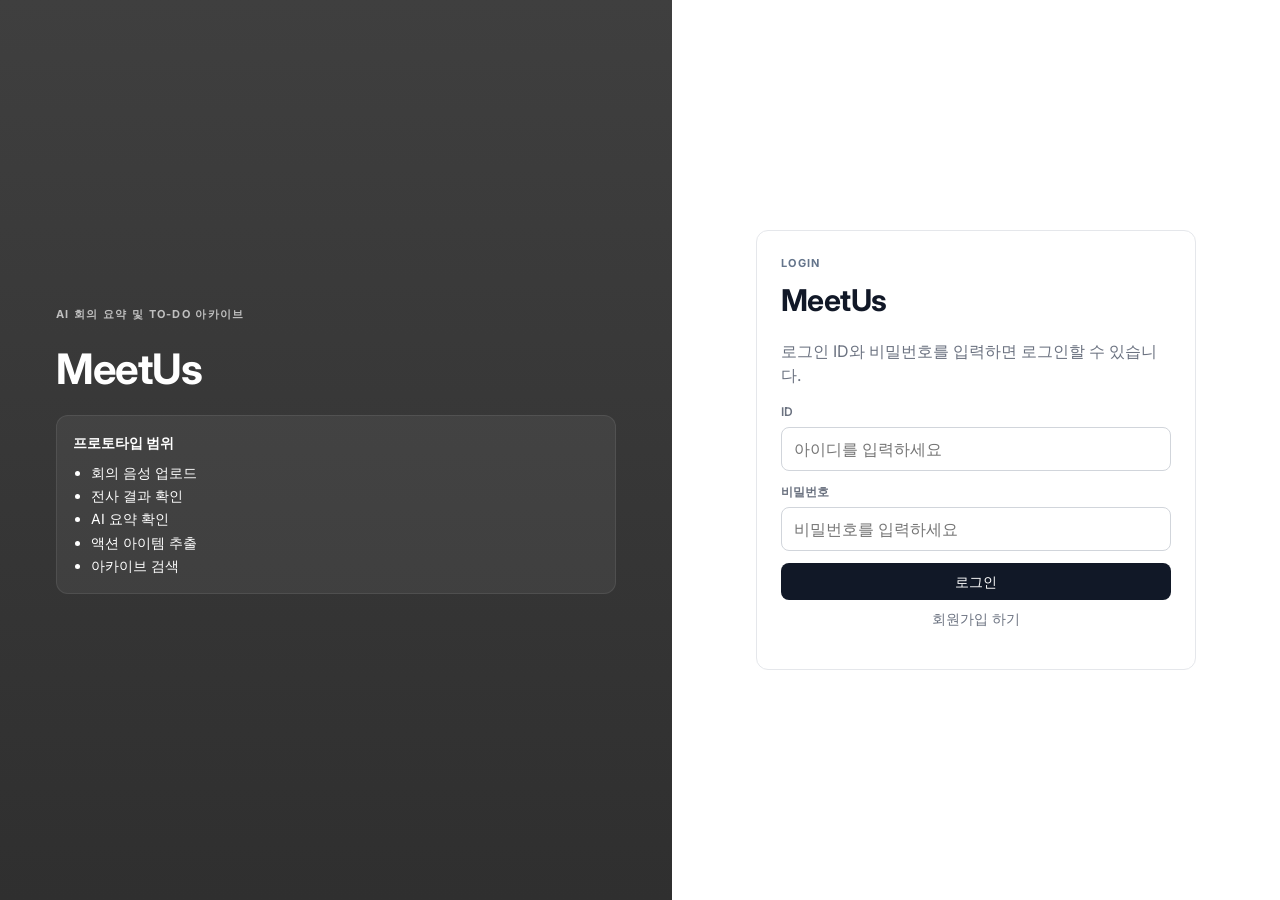
<file: frontend/login.html>
<!doctype html>
<html lang="ko">
  <head>
    <meta charset="UTF-8" />
    <meta name="viewport" content="width=device-width, initial-scale=1.0" />
    <title>MeetUs - 로그인</title>
    <link rel="preconnect" href="https://fonts.googleapis.com" />
    <link rel="preconnect" href="https://fonts.gstatic.com" crossorigin />
    <link href="https://fonts.googleapis.com/css2?family=Inter:wght@400;500;600;700&display=swap" rel="stylesheet" />
    <link rel="stylesheet" href="./assets/styles.css" />
  </head>
  <body>
    <main class="auth-shell">
      <section class="auth-panel">
        <p class="eyebrow" style="color: rgba(255,255,255,0.68);">AI 회의 요약 및 To-Do 아카이브</p>
        <h1>MeetUs</h1>
        <div class="sidebar-card">
          <h3>프로토타입 범위</h3>
          <ul>
            <li>회의 음성 업로드</li>
            <li>전사 결과 확인</li>
            <li>AI 요약 확인</li>
            <li>액션 아이템 추출</li>
            <li>아카이브 검색</li>
          </ul>
        </div>
      </section>

      <section class="auth-card-wrap">
        <div class="auth-card">
          <section id="login-section">
            <p class="eyebrow">Login</p>
            <h2>MeetUs</h2>
            <p class="muted">로그인 ID와 비밀번호를 입력하면 로그인할 수 있습니다.</p>

            <form id="login-form" class="auth-form">
              <div class="field">
                <label for="user-id-input">ID</label>
                <input id="user-id-input" type="text" placeholder="아이디를 입력하세요" required />
              </div>
              <div class="field">
                <label for="password-input">비밀번호</label>
                <input id="password-input" type="password" placeholder="비밀번호를 입력하세요" required />
              </div>
              <button class="btn btn-primary" type="submit">로그인</button>
            </form>
            <button id="go-signup-btn" class="auth-switch-link" type="button">회원가입 하기</button>

            <p id="login-error" class="muted" style="margin-top: 12px;"></p>
          </section>

          <section id="signup-section" class="hidden">
            <p class="eyebrow">Sign Up</p>
            <h2>MeetUs</h2>

            <form id="signup-form" class="auth-form">
              <div class="field">
                <label for="signup-user-id-input">유저 ID</label>
                <input id="signup-user-id-input" type="text" placeholder="예: usr_010" required />
              </div>
              <div class="field">
                <label for="signup-name-input">이름</label>
                <input id="signup-name-input" type="text" placeholder="이름 입력" required />
              </div>
              <div class="field">
                <label for="signup-email-input">이메일</label>
                <input id="signup-email-input" type="email" placeholder="name@meetus.app" required />
              </div>
              <div class="field">
                <label for="signup-password-input">비밀번호</label>
                <input id="signup-password-input" type="password" placeholder="비밀번호 입력" required />
              </div>
              <button class="btn btn-primary" type="submit">회원가입</button>
            </form>
            <button id="go-login-btn" class="auth-switch-link" type="button">로그인 하러가기</button>

            <p id="signup-error" class="muted" style="margin-top: 12px;"></p>
          </section>
        </div>
      </section>
    </main>

    <script src="./runtime-config.js"></script>
    <script type="module" src="./pages/login.js"></script>
  </body>
</html>
</file>
<file: frontend/assets/styles.css>
:root {
  --bg: #ffffff;
  --bg-elevated: #ffffff;
  --sidebar-bg: #2f2f2f;
  --surface: #ffffff;
  --surface-strong: #ffffff;
  --surface-subtle: #f3f4f6;
  --surface-hover: #eceef2;
  --text: #1f2937;
  --text-strong: #111827;
  --text-muted: #6b7280;
  --line: #e5e7eb;
  --line-soft: #d1d5db;
  --accent: #8fb6ff;
  --accent-soft: rgba(143, 182, 255, 0.16);
  --danger: #ff8b8b;
  --danger-soft: rgba(255, 139, 139, 0.14);
  --shadow: none;
  --space-1: 4px;
  --space-2: 8px;
  --space-3: 12px;
  --space-4: 16px;
  --space-5: 20px;
  --space-6: 24px;
  --space-7: 28px;
  --radius-sm: 8px;
  --radius-md: 10px;
  --radius-lg: 12px;
  --sidebar-width: 248px;
  --transition: 160ms ease;
}

* {
  box-sizing: border-box;
}

html,
body {
  margin: 0;
  min-height: 100%;
  background: var(--bg);
  color: var(--text);
  font-family: Inter, sans-serif;
}

body {
  line-height: 1.5;
}

a {
  color: inherit;
  text-decoration: none;
}

button,
input,
select {
  font: inherit;
}

.app-shell {
  min-height: 100vh;
}

.auth-shell {
  min-height: 100vh;
  display: grid;
  grid-template-columns: minmax(0, 1.05fr) minmax(420px, 0.95fr);
  background: #ffffff;
}

.sidebar {
  position: fixed;
  inset: 0 auto 0 0;
  width: var(--sidebar-width);
  overflow-y: auto;
  background: linear-gradient(180deg, #353535 0%, #2d2d2d 100%);
  color: var(--text);
  padding: var(--space-6) var(--space-4);
  display: flex;
  flex-direction: column;
  gap: var(--space-6);
  border-right: 1px solid rgba(255, 255, 255, 0.06);
}

.sidebar-footer {
  margin-top: auto;
  display: flex;
  justify-content: flex-end;
  padding-top: var(--space-2);
}

.sidebar-logout-btn {
  border: 0;
  background: transparent;
  color: #ffffff;
  font-size: 12px;
  font-weight: 500;
  padding: 0;
  cursor: pointer;
  transition: opacity var(--transition);
}

.sidebar-logout-btn:hover {
  opacity: 0.72;
}

.brand-block h1 {
  margin: 0;
  font-size: 32px;
  font-weight: 700;
  letter-spacing: -0.02em;
  color: #ffffff;
}

.brand-block p {
  margin: var(--space-2) 0 0;
  color: #ffffff;
  line-height: 1.55;
  font-size: 16px;
}

.nav-group {
  display: grid;
  gap: 6px;
}

.nav-item {
  display: flex;
  align-items: center;
  gap: var(--space-2);
  padding: 11px 12px;
  border-radius: var(--radius-sm);
  color: #ffffff;
  font-size: 15px;
  transition: background-color var(--transition), color var(--transition);
}

.nav-item:hover {
  background: rgba(255, 255, 255, 0.08);
}

.nav-item.active {
  background: rgba(255, 255, 255, 0.14);
  color: #ffffff;
  font-weight: 600;
}

.sidebar-card {
  padding: var(--space-4);
  border-radius: var(--radius-lg);
  background: rgba(255, 255, 255, 0.06);
  border: 1px solid rgba(255, 255, 255, 0.08);
}

.sidebar-card h3 {
  margin: 0 0 var(--space-2);
  font-size: 14px;
  color: #ffffff;
}

.sidebar-card p,
.sidebar-card li {
  color: #ffffff;
  line-height: 1.65;
  font-size: 14px;
}

.sidebar-card ul {
  margin: 0;
  padding-left: 18px;
}

.content-shell {
  min-height: 100vh;
  margin-left: var(--sidebar-width);
  width: calc(100% - var(--sidebar-width));
  padding: var(--space-6) var(--space-7) var(--space-7);
  display: grid;
  align-content: start;
  gap: var(--space-5);
  background: #ffffff;
}

.dashboard-shell {
  padding-top: 18px;
}

.topbar {
  display: grid;
  gap: var(--space-3);
}

.page-title h2 {
  margin: 0;
  color: var(--text-strong);
  font-size: 36px;
  line-height: 1.05;
  letter-spacing: -0.03em;
}

.page-title p {
  margin: var(--space-2) 0 0;
  color: var(--text-muted);
  font-size: 15px;
}

.topbar-actions {
  display: flex;
  align-items: center;
  flex-wrap: wrap;
  gap: var(--space-2);
}

.muted {
  color: var(--text-muted);
}

.eyebrow {
  margin: 0 0 6px;
  color: #64748b;
  font-size: 11px;
  font-weight: 700;
  letter-spacing: 0.12em;
  text-transform: uppercase;
}

.btn {
  display: inline-flex;
  align-items: center;
  justify-content: center;
  min-height: 36px;
  padding: 8px 12px;
  border: 0;
  border-radius: var(--radius-sm);
  background: var(--surface-subtle);
  color: var(--text);
  font-size: 14px;
  font-weight: 500;
  cursor: pointer;
  transition: background-color var(--transition), color var(--transition), opacity var(--transition);
}

.btn:hover {
  background: var(--surface-hover);
}

.btn:disabled {
  opacity: 0.48;
  cursor: not-allowed;
}

.btn-primary {
  background: var(--text-strong);
  color: #ffffff;
}

.btn-primary:hover {
  background: #383838;
}

.btn-danger {
  background: var(--danger-soft);
  color: #ffd0d0;
}

.btn-danger:hover {
  background: rgba(255, 139, 139, 0.22);
}

.link {
  color: #383838;
  font-size: 14px;
  font-weight: 600;
}

.link:hover {
  color: #111827;
}

.card,
.metric-card,
.meeting-card {
  background: var(--surface);
  border: 1px solid var(--line);
  border-radius: var(--radius-lg);
  box-shadow: none;
}

.card {
  padding: var(--space-5);
}

.metric-card {
  padding: var(--space-4);
}

.meeting-card {
  display: grid;
  gap: var(--space-4);
  padding: var(--space-5);
}

.card-head,
.meeting-card-head,
.meeting-card-foot,
.todo-item-head,
.transcript-item-head,
.todo-group-title {
  display: flex;
  justify-content: space-between;
  align-items: flex-start;
  gap: var(--space-3);
}

.card-head {
  margin-bottom: var(--space-4);
}

.card-head h3,
.meeting-card h3,
.meeting-card h4,
.todo-item h4,
.todo-group-card h4 {
  margin: 0;
  font-size: 19px;
  color: var(--text-strong);
  letter-spacing: -0.02em;
}

.card-head p,
.meeting-card p,
.summary-box,
.transcript-item p,
.todo-item p {
  color: var(--text-muted);
}

.grid-two {
  display: grid;
  grid-template-columns: 1.18fr 0.82fr;
  gap: var(--space-5);
}

.grid-three {
  display: grid;
  grid-template-columns: repeat(3, minmax(0, 1fr));
  gap: var(--space-5);
}

.metrics-grid {
  display: grid;
  grid-template-columns: repeat(4, minmax(0, 1fr));
  gap: var(--space-4);
}

.metric-card strong {
  display: block;
  margin-top: var(--space-3);
  color: var(--text-strong);
  font-size: 30px;
  line-height: 1;
}

.filters {
  display: flex;
  gap: var(--space-3);
  flex-wrap: wrap;
}

.field {
  display: grid;
  gap: 6px;
  min-width: 0;
  flex: 1 1 0;
}

.field label,
.field span {
  color: var(--text-muted);
  font-size: 12px;
  font-weight: 600;
}

.field input,
.field select {
  min-height: 40px;
  border: 1px solid var(--line-soft);
  border-radius: var(--radius-sm);
  background: var(--surface-strong);
  padding: 9px 12px;
  color: var(--text);
  outline: none;
  transition: border-color var(--transition), background-color var(--transition);
}

.field input:focus,
.field select:focus {
  border-color: var(--accent);
  background: #ffffff;
}

.meeting-list,
.workspace-list,
.todo-group,
.todo-list,
.transcript-box,
.workspace-side-stack {
  display: grid;
  gap: var(--space-4);
}

.pagination {
  display: flex;
  align-items: center;
  justify-content: center;
  flex-wrap: wrap;
  gap: var(--space-2);
}

.meeting-card-meta {
  display: flex;
  flex-wrap: wrap;
  gap: var(--space-3);
  color: var(--text-muted);
  font-size: 13px;
}

.meeting-card-summary {
  margin: 0;
  line-height: 1.6;
  color: var(--text-muted);
}

.badge {
  display: inline-flex;
  align-items: center;
  border-radius: 6px;
  padding: 4px 8px;
  font-size: 11px;
  font-weight: 700;
  line-height: 1;
  letter-spacing: 0.04em;
}

.stage-UPLOADED {
  background: #eef2f7;
  color: #475569;
}

.stage-TRANSCRIBING {
  background: #e8f0ff;
  color: #365da8;
}

.stage-SUMMARIZING {
  background: #fff4df;
  color: #9a6700;
}

.stage-COMPLETED {
  background: #eaf8f1;
  color: #0f766e;
}

.stage-FAILED {
  background: #fbeaea;
  color: #b91c1c;
}

.card.stage-UPLOADED,
.card.stage-TRANSCRIBING,
.card.stage-SUMMARIZING,
.card.stage-COMPLETED,
.card.stage-FAILED {
  border-color: transparent;
}

.upload-zone {
  border: 1px solid var(--line);
  border-radius: var(--radius-lg);
  background: var(--surface);
  padding: var(--space-5);
  box-shadow: var(--shadow);
}

.upload-zone.dragover,
.upload-drop:hover {
  background: #f8fafc;
}

.upload-header h3 {
  margin: 0;
  color: var(--text-strong);
  font-size: 28px;
  letter-spacing: -0.02em;
}

.upload-form {
  display: grid;
  gap: var(--space-3);
  margin-top: var(--space-4);
}

.upload-drop {
  margin-top: var(--space-4);
  padding: var(--space-6);
  border-radius: var(--radius-md);
  border: 1px dashed var(--line-soft);
  background: var(--surface-strong);
  text-align: center;
  transition: background-color var(--transition), border-color var(--transition);
}

.upload-actions,
.progress-meta,
.inline-actions,
.summary-actions,
.workspace-actions {
  display: flex;
  gap: var(--space-2);
  align-items: center;
}

.upload-actions {
  justify-content: center;
  margin-top: var(--space-4);
}

.upload-progress {
  margin-top: var(--space-4);
  padding: var(--space-4);
  border: 1px solid var(--line);
  border-radius: var(--radius-md);
  background: var(--surface-strong);
}

.progress-meta {
  justify-content: space-between;
}

.progress-wrap {
  width: 100%;
  height: 6px;
  margin-top: var(--space-3);
  border-radius: 999px;
  background: #e5e7eb;
  overflow: hidden;
}

.progress-bar {
  height: 100%;
  width: 0;
  background: var(--accent);
  transition: width 0.2s ease;
}

.detail-layout,
.workspace-grid {
  display: grid;
  gap: var(--space-5);
}

.detail-layout {
  grid-template-columns: 1.1fr 0.9fr;
}

.workspace-grid {
  grid-template-columns: minmax(0, 1fr) 320px;
}

.transcript-item,
.todo-group-card,
.todo-item {
  border: 1px solid var(--line);
  background: var(--surface-strong);
}

.transcript-item {
  border-radius: var(--radius-md);
  padding: var(--space-4);
}

.transcript-item strong {
  color: var(--text-strong);
  font-size: 14px;
}

.transcript-item p {
  margin: 0;
  line-height: 1.7;
}

.todo-group-card {
  border-radius: var(--radius-md);
  padding: var(--space-4);
}

.todo-item {
  border-radius: var(--radius-sm);
  padding: var(--space-3);
}

.todo-item p {
  margin: var(--space-2) 0 0;
  line-height: 1.6;
}

.summary-box {
  line-height: 1.7;
  white-space: pre-wrap;
}

.empty-state {
  padding: var(--space-5);
  border-radius: var(--radius-md);
  border: 1px dashed var(--line-soft);
  background: #f9fafb;
  text-align: center;
  color: var(--text-muted);
}

.modal-overlay {
  position: fixed;
  inset: 0;
  display: none;
  align-items: center;
  justify-content: center;
  background: rgba(10, 10, 10, 0.55);
  padding: var(--space-4);
  z-index: 50;
}

.modal-overlay.active {
  display: flex;
}

.modal-panel,
.auth-card {
  background: var(--surface);
  border: 1px solid var(--line);
  border-radius: var(--radius-lg);
  box-shadow: none;
}

.modal-panel {
  width: min(100%, 480px);
  padding: var(--space-6);
}

.modal-actions {
  display: flex;
  justify-content: flex-end;
  gap: var(--space-2);
  margin-top: var(--space-5);
}

.auth-panel {
  color: var(--text);
  padding: 56px;
  display: flex;
  flex-direction: column;
  justify-content: center;
  gap: var(--space-6);
  background: linear-gradient(180deg, #3f3f3f 0%, #2f2f2f 100%);
}

.auth-panel h1 {
  margin: 0;
  color: #ffffff;
  font-size: 42px;
  line-height: 1.06;
  letter-spacing: -0.03em;
}

.auth-panel p {
  margin: 0;
  color: rgba(245, 247, 251, 0.78);
}

.auth-card-wrap {
  padding: 48px;
  display: flex;
  align-items: center;
  justify-content: center;
  background: #ffffff;
}

.auth-card {
  width: min(100%, 440px);
  padding: var(--space-6);
}

.auth-card h2 {
  margin: 0;
  color: var(--text-strong);
  font-size: 30px;
  letter-spacing: -0.02em;
}

.auth-form {
  display: grid;
  gap: var(--space-3);
  margin-top: var(--space-4);
}

.auth-switch-link {
  margin-top: var(--space-2);
  border: 0;
  background: transparent !important;
  color: var(--text-muted);
  font-size: 14px;
  padding: 0;
  width: 100%;
  display: block;
  text-align: center;
  cursor: pointer;
}

.auth-switch-link:hover {
  color: var(--text-strong);
  text-decoration: underline;
}

.auth-helper {
  margin-top: var(--space-5);
  padding-top: var(--space-5);
  border-top: 1px solid var(--line);
}

.hidden {
  display: none;
}

@media (max-width: 1080px) {
  .sidebar {
    position: static;
    width: 100%;
    height: auto;
    border-right: 0;
    border-bottom: 1px solid rgba(255, 255, 255, 0.06);
  }

  .content-shell {
    margin-left: 0;
    width: 100%;
    padding: var(--space-5);
  }

  .auth-shell,
  .workspace-grid,
  .detail-layout,
  .grid-two,
  .grid-three {
    grid-template-columns: 1fr;
  }

  .auth-panel {
    display: none;
  }

  .metrics-grid {
    grid-template-columns: repeat(2, minmax(0, 1fr));
  }
}

@media (max-width: 768px) {
  .auth-shell {
    grid-template-columns: 1fr;
  }

  .auth-panel {
    display: none;
  }

  .content-shell,
  .auth-panel,
  .auth-card-wrap {
    padding: var(--space-4);
  }

  .page-title h2 {
    font-size: 30px;
  }

  .metrics-grid {
    grid-template-columns: 1fr;
  }

  .topbar-actions,
  .meeting-card-head,
  .meeting-card-foot,
  .card-head,
  .summary-actions,
  .upload-actions,
  .modal-actions,
  .inline-actions {
    flex-direction: column;
    align-items: stretch;
  }

  .topbar-actions .btn,
  .summary-actions .btn,
  .upload-actions .btn,
  .modal-actions .btn,
  .inline-actions .btn {
    width: 100%;
  }
}

@media (max-height: 760px) {
  .auth-shell {
    grid-template-columns: 1fr;
  }

  .auth-panel {
    display: none;
  }
}
</file>
